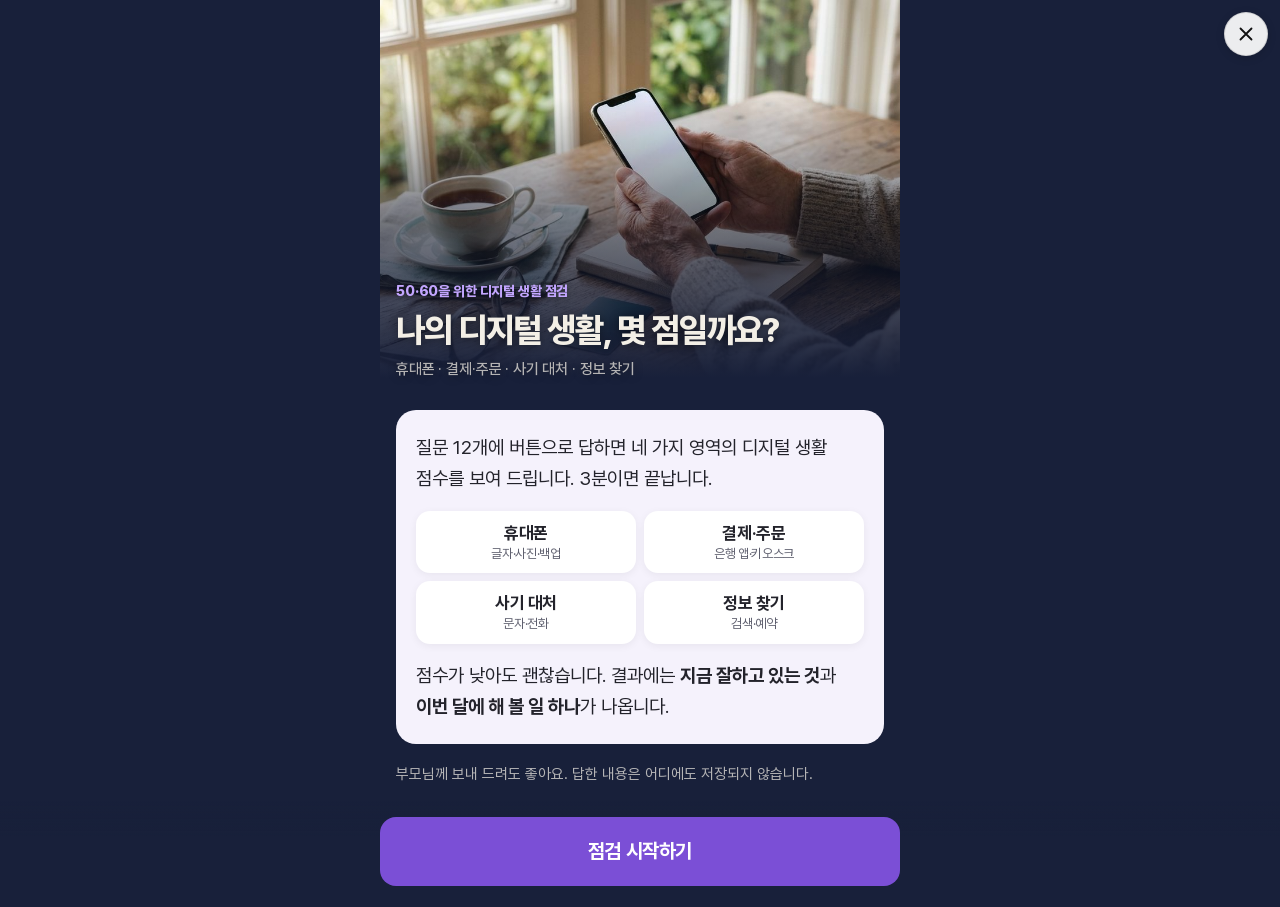
<file: life/digital.html>
<!doctype html>
<html lang="ko">
<head>
<meta charset="utf-8">
<meta name="viewport" content="width=device-width, initial-scale=1, viewport-fit=cover">
<title>나의 디지털 생활, 몇 점일까요?</title>
<meta property="og:type" content="website">
<meta property="og:title" content="나의 디지털 생활, 몇 점일까요?">
<meta property="og:description" content="스마트폰·사기 대처 등 4영역 12문항, 이번 달 할 일 안내">
<!-- og:image, og:url 은 배포 주소가 정해지면 절대 주소로 추가 -->
<meta name="claude:viewport-fit-sides" content="cover">
<link rel="stylesheet" href="../assets/fonts.css">
<link rel="stylesheet" href="../assets/app.css">
</head>
<body>
<div class="app" data-app="digital">

  <section id="introView">
    <div class="hero">
      <img src="../img/digital.jpg" alt="창가 나무 탁자에서 휴대폰을 든 손, 옆에 찻잔과 돋보기안경">
      <div class="hero-text gutter">
        <span class="eyebrow">50·60을 위한 디지털 생활 점검</span>
        <h1 class="title">나의 디지털 생활, 몇 점일까요?</h1>
        <p class="subtitle">휴대폰 · 결제·주문 · 사기 대처 · 정보 찾기</p>
      </div>
    </div>
    <div class="intro-body gutter">
      <div class="card">
        <p>질문 12개에 버튼으로 답하면 네 가지 영역의 디지털 생활 점수를 보여 드립니다. 3분이면 끝납니다.</p>
        <div class="chips c3" style="margin-top: 16px; grid-template-columns: repeat(2, 1fr)" aria-label="점검하는 네 영역">
          <div>휴대폰<small>글자·사진·백업</small></div><div>결제·주문<small>은행 앱·키오스크</small></div>
          <div>사기 대처<small>문자·전화</small></div><div>정보 찾기<small>검색·예약</small></div>
        </div>
        <p style="margin-top: 16px">점수가 낮아도 괜찮습니다. 결과에는 <b>지금 잘하고 있는 것</b>과 <b>이번 달에 해 볼 일 하나</b>가 나옵니다.</p>
      </div>
      <p class="note">부모님께 보내 드려도 좋아요. 답한 내용은 어디에도 저장되지 않습니다.</p>
    </div>
    <div class="spacer"></div>
    <div class="dock gutter"><div class="inner">
      <button type="button" class="btn" id="startBtn">점검 시작하기</button>
    </div></div>
  </section>

  <section id="quizView" hidden>
    <div class="appbar gutter">
      <button type="button" class="icon-btn" id="backBtn" aria-label="이전 질문">←</button>
      <div class="progress"><i id="prog"></i></div>
      <span class="count" id="count"></span>
    </div>
    <div class="qcard gutter" id="qcard">
      <div class="eyebrow" id="qNum"></div>
      <h2 class="qtext" id="qText"></h2>
      <div class="opts" id="opts"></div>
    </div>
    <div class="spacer"></div>
  </section>

  <section id="resultView" hidden>
    <div class="result gutter">
      <div class="rcard rise">
        <div class="lbl">나의 디지털 생활 점수</div>
        <div class="big"><span id="totalNum">0</span><small> / 100</small></div>
        <div class="pill" id="stage"></div>
        <div class="mini" id="mini"></div>
      </div>
      <div class="card rise" style="animation-delay: .08s">
        <h2>지금 나의 위치</h2>
        <p id="stageText"></p>
      </div>
      <div class="card rise" style="animation-delay: .16s">
        <h2>지금 잘하고 있는 것</h2>
        <p id="goodText"></p>
      </div>
      <div class="card todo rise" style="animation-delay: .24s">
        <h2>이번 달에 해 볼 일 하나</h2>
        <p id="nextText"></p>
      </div>
      <p class="note" style="text-align: center">참고용 점검입니다. 사기가 의심되면 112, 의심 문자 상담은 118, 금융 상담은 금융감독원 1332입니다.</p>
    </div>
    <div class="spacer"></div>
    <div class="dock gutter"><div class="inner">
      <button type="button" class="btn sub" id="againBtn">다시 하기</button>
      <button type="button" class="btn" id="copyBtn">결과 복사해서 보내기</button>
    </div></div>
  </section>

  <div class="toast" id="toast" role="status" hidden></div>
</div>
<script src="../assets/maker.js"></script>
<script src="../assets/quiz.js"></script>
<script src="tests/digital.js"></script>
</body>
</html>
</file>
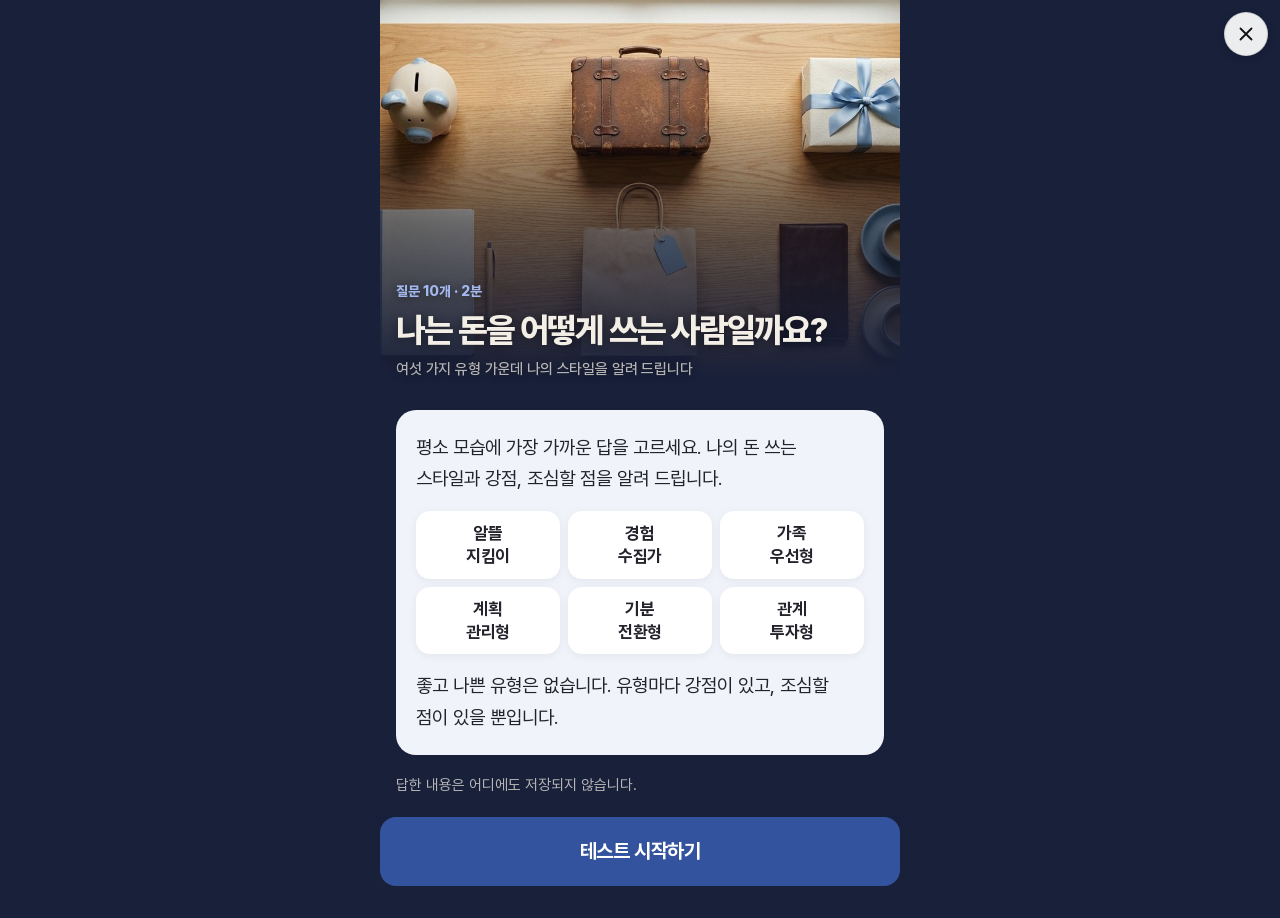
<file: life/money.html>
<!doctype html>
<html lang="ko">
<head>
<meta charset="utf-8">
<meta name="viewport" content="width=device-width, initial-scale=1, viewport-fit=cover">
<title>나는 돈을 어떻게 쓰는 사람일까요?</title>
<meta property="og:type" content="website">
<meta property="og:title" content="나는 돈을 어떻게 쓰는 사람일까요?">
<meta property="og:description" content="여섯 가지 유형으로 보는 나의 돈 쓰는 스타일">
<!-- og:image, og:url 은 배포 주소가 정해지면 절대 주소로 추가 -->
<meta name="claude:viewport-fit-sides" content="cover">
<link rel="stylesheet" href="../assets/fonts.css">
<link rel="stylesheet" href="../assets/app.css">
</head>
<body>
<div class="app" data-app="money">

  <section id="introView">
    <div class="hero">
      <img src="../img/money.jpg" alt="돼지저금통, 여행 가방, 선물 상자, 가계부, 쇼핑백, 계산서와 커피 두 잔">
      <div class="hero-text gutter">
        <span class="eyebrow">질문 10개 · 2분</span>
        <h1 class="title">나는 돈을 어떻게 쓰는 사람일까요?</h1>
        <p class="subtitle">여섯 가지 유형 가운데 나의 스타일을 알려 드립니다</p>
      </div>
    </div>
    <div class="intro-body gutter">
      <div class="card">
        <p>평소 모습에 가장 가까운 답을 고르세요. 나의 돈 쓰는 스타일과 강점, 조심할 점을 알려 드립니다.</p>
        <div class="chips c3" style="margin-top: 16px" aria-label="여섯 가지 유형">
          <div>알뜰<br>지킴이</div><div>경험<br>수집가</div><div>가족<br>우선형</div>
          <div>계획<br>관리형</div><div>기분<br>전환형</div><div>관계<br>투자형</div>
        </div>
        <p style="margin-top: 16px">좋고 나쁜 유형은 없습니다. 유형마다 강점이 있고, 조심할 점이 있을 뿐입니다.</p>
      </div>
      <p class="note">답한 내용은 어디에도 저장되지 않습니다.</p>
    </div>
    <div class="spacer"></div>
    <div class="dock gutter"><div class="inner">
      <button type="button" class="btn" id="startBtn">테스트 시작하기</button>
    </div></div>
  </section>

  <section id="quizView" hidden>
    <div class="appbar gutter">
      <button type="button" class="icon-btn" id="backBtn" aria-label="이전 질문">←</button>
      <div class="progress"><i id="prog"></i></div>
      <span class="count" id="count"></span>
    </div>
    <div class="qcard gutter" id="qcard">
      <div class="eyebrow" id="qNum"></div>
      <h2 class="qtext" id="qText"></h2>
      <div class="opts" id="opts"></div>
    </div>
    <div class="spacer"></div>
  </section>

  <section id="resultView" hidden>
    <div class="result gutter">
      <div class="rcard rise">
        <div class="lbl">나의 돈 쓰는 스타일</div>
        <div class="name" id="rName"></div>
        <div class="alias" id="rAlias"></div>
        <div class="mini" id="mini"></div>
        <p class="balance" id="rBalance" hidden>1등과 2등의 차이가 크지 않습니다. 여러 성향을 고루 갖춘 균형형입니다.</p>
      </div>
      <div class="card rise" style="animation-delay: .08s">
        <h2>이런 사람이에요</h2>
        <p id="rLike"></p>
      </div>
      <div class="card rise" style="animation-delay: .16s">
        <h2>강점과 조심할 점</h2>
        <p><span class="tag">강점</span><span id="rGood"></span></p>
        <p><span class="tag care">조심</span><span id="rCare"></span></p>
      </div>
      <div class="card todo rise" style="animation-delay: .24s">
        <h2>이번 달에 해 볼 일 하나</h2>
        <p id="rTodo"></p>
      </div>
      <div class="card rise" style="animation-delay: .32s">
        <h2>여섯 유형 전체 비율</h2>
        <div class="bars" id="allBars"></div>
      </div>
      <p class="second"><span id="rSecondLead">두 번째로 가까운 유형은 </span><b id="rSecond"></b>입니다.</p>
      <p class="note" style="text-align: center">재미로 하는 성향 테스트입니다. 재무 상담을 대신하지 않습니다.</p>
    </div>
    <div class="spacer"></div>
    <div class="dock gutter"><div class="inner">
      <button type="button" class="btn sub" id="againBtn">다시 하기</button>
      <button type="button" class="btn" id="copyBtn">결과 복사해서 보내기</button>
    </div></div>
  </section>

  <div class="toast" id="toast" role="status" hidden></div>
</div>
<script src="../assets/maker.js"></script>
<script src="../assets/quiz.js"></script>
<script src="tests/money.js"></script>
</body>
</html>
</file>
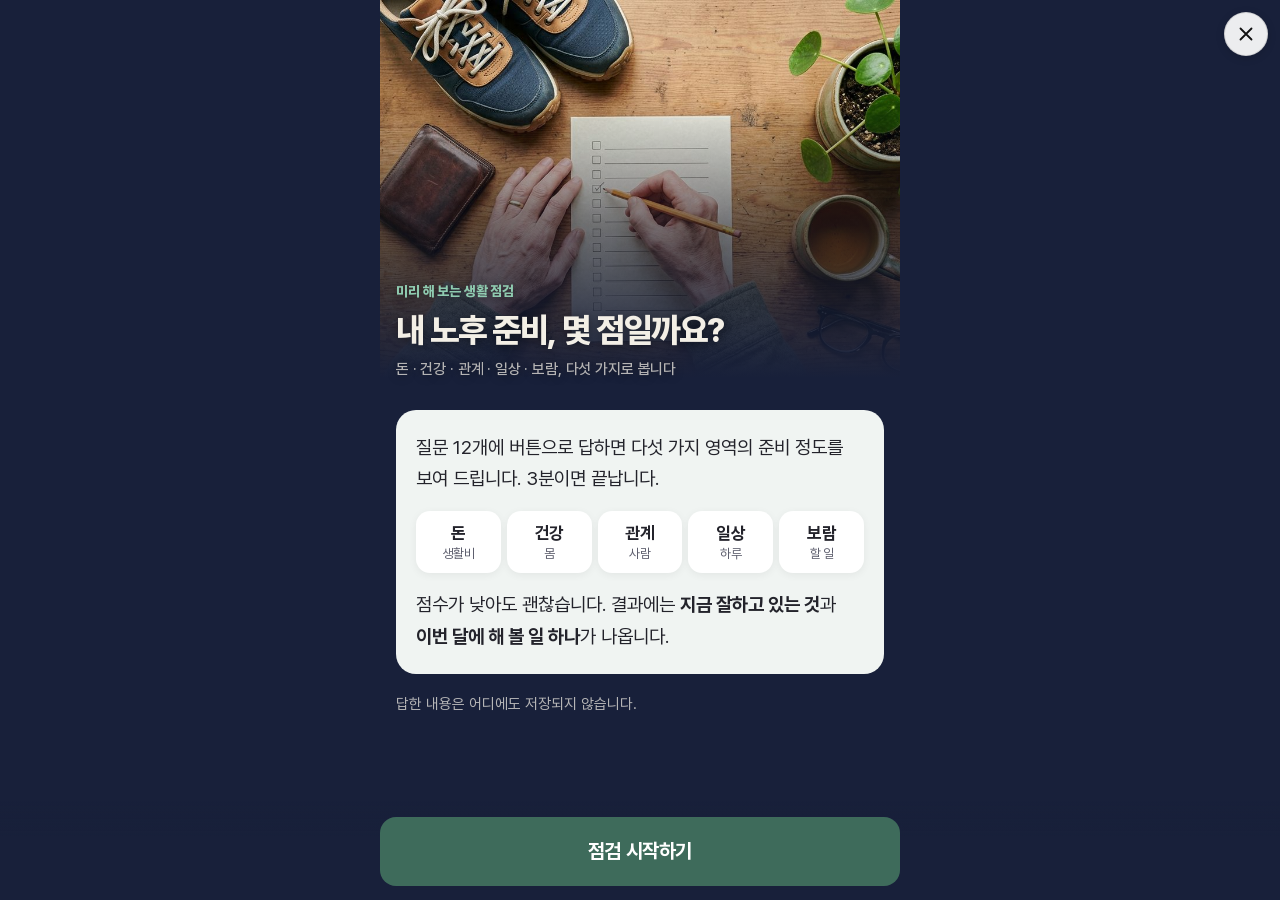
<file: life/noho.html>
<!doctype html>
<html lang="ko">
<head>
<meta charset="utf-8">
<meta name="viewport" content="width=device-width, initial-scale=1, viewport-fit=cover">
<title>내 노후 준비, 몇 점일까요?</title>
<meta property="og:type" content="website">
<meta property="og:title" content="내 노후 준비, 몇 점일까요?">
<meta property="og:description" content="돈·건강·관계·일상·보람을 점검하는 생활 테스트">
<!-- og:image, og:url 은 배포 주소가 정해지면 절대 주소로 추가 -->
<meta name="claude:viewport-fit-sides" content="cover">
<link rel="stylesheet" href="../assets/fonts.css">
<link rel="stylesheet" href="../assets/app.css">
</head>
<body>
<div class="app" data-app="noho">

  <section id="introView">
    <div class="hero">
      <img src="../img/noho.jpg" alt="지갑, 운동화, 찻잔, 화분 사이에서 체크리스트에 표시하는 손">
      <div class="hero-text gutter">
        <span class="eyebrow">미리 해 보는 생활 점검</span>
        <h1 class="title">내 노후 준비, 몇 점일까요?</h1>
        <p class="subtitle">돈 · 건강 · 관계 · 일상 · 보람, 다섯 가지로 봅니다</p>
      </div>
    </div>
    <div class="intro-body gutter">
      <div class="card">
        <p>질문 12개에 버튼으로 답하면 다섯 가지 영역의 준비 정도를 보여 드립니다. 3분이면 끝납니다.</p>
        <div class="chips c5" style="margin-top: 16px" aria-label="점검하는 다섯 영역">
          <div>돈<small>생활비</small></div><div>건강<small>몸</small></div><div>관계<small>사람</small></div>
          <div>일상<small>하루</small></div><div>보람<small>할 일</small></div>
        </div>
        <p style="margin-top: 16px">점수가 낮아도 괜찮습니다. 결과에는 <b>지금 잘하고 있는 것</b>과 <b>이번 달에 해 볼 일 하나</b>가 나옵니다.</p>
      </div>
      <p class="note">답한 내용은 어디에도 저장되지 않습니다.</p>
    </div>
    <div class="spacer"></div>
    <div class="dock gutter"><div class="inner">
      <button type="button" class="btn" id="startBtn">점검 시작하기</button>
    </div></div>
  </section>

  <section id="quizView" hidden>
    <div class="appbar gutter">
      <button type="button" class="icon-btn" id="backBtn" aria-label="이전 질문">←</button>
      <div class="progress"><i id="prog"></i></div>
      <span class="count" id="count"></span>
    </div>
    <div class="qcard gutter" id="qcard">
      <div class="eyebrow" id="qNum"></div>
      <h2 class="qtext" id="qText"></h2>
      <div class="opts" id="opts"></div>
    </div>
    <div class="spacer"></div>
  </section>

  <section id="resultView" hidden>
    <div class="result gutter">
      <div class="rcard rise">
        <div class="lbl">내 노후 준비 점수</div>
        <div class="big"><span id="totalNum">0</span><small> / 100</small></div>
        <div class="pill" id="stage"></div>
        <div class="mini" id="mini"></div>
      </div>
      <div class="card rise" style="animation-delay: .08s">
        <h2>지금 나의 위치</h2>
        <p id="stageText"></p>
      </div>
      <div class="card rise" style="animation-delay: .16s">
        <h2>지금 잘하고 있는 것</h2>
        <p id="goodText"></p>
      </div>
      <div class="card todo rise" style="animation-delay: .24s">
        <h2>이번 달에 해 볼 일 하나</h2>
        <p id="nextText"></p>
      </div>
      <p class="note" style="text-align: center">재무 상담이 아니라 생활을 돌아보는 참고용 점검입니다.</p>
    </div>
    <div class="spacer"></div>
    <div class="dock gutter"><div class="inner">
      <button type="button" class="btn sub" id="againBtn">다시 하기</button>
      <button type="button" class="btn" id="copyBtn">결과 복사해서 보내기</button>
    </div></div>
  </section>

  <div class="toast" id="toast" role="status" hidden></div>
</div>
<script src="../assets/maker.js"></script>
<script src="../assets/quiz.js"></script>
<script src="tests/noho.js"></script>
</body>
</html>
</file>
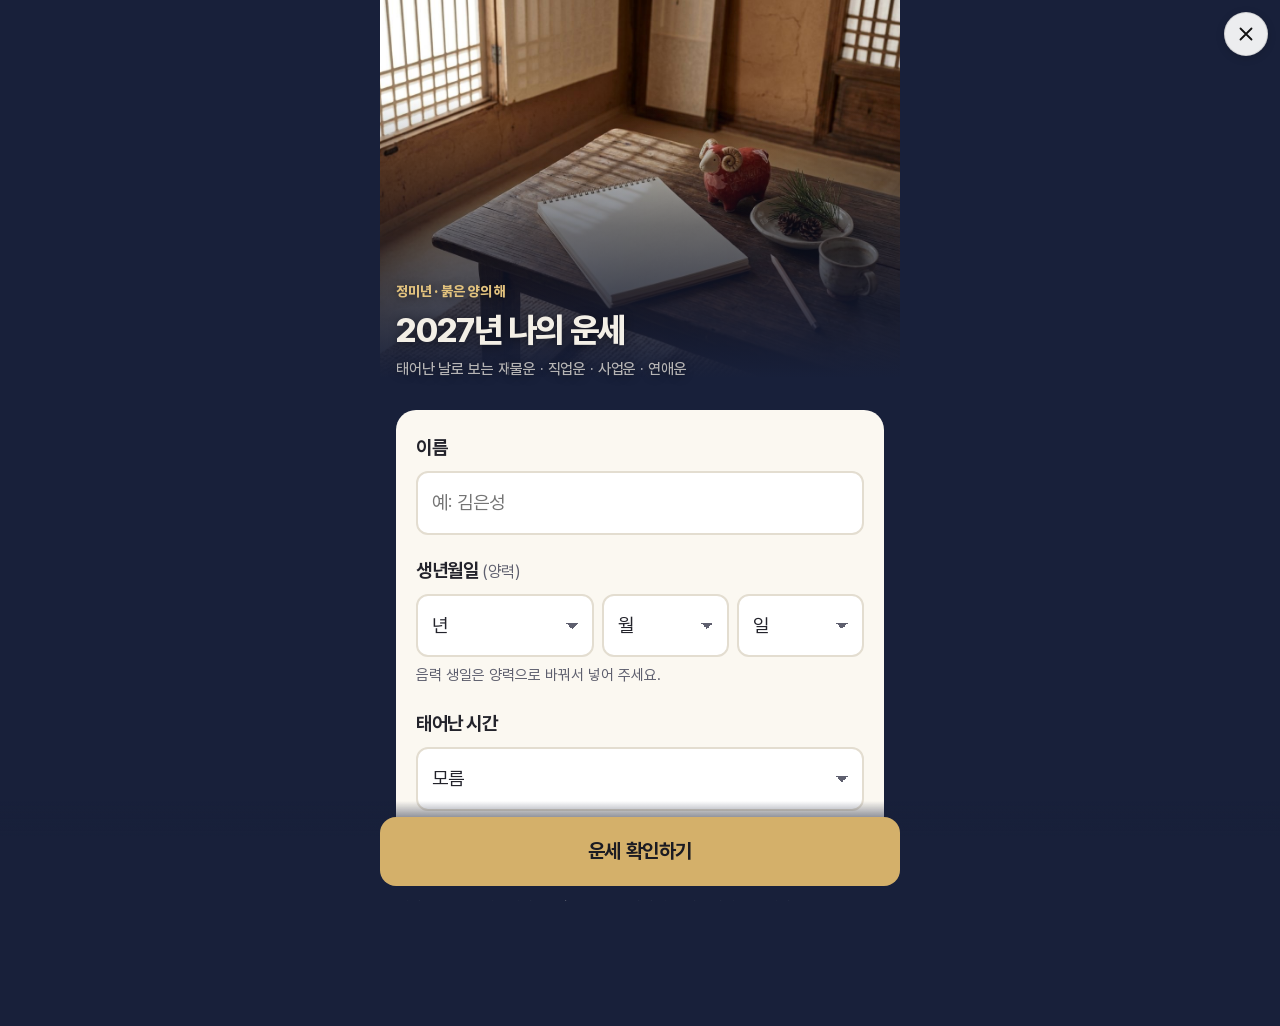
<file: life/saju.html>
<!doctype html>
<html lang="ko">
<head>
<meta charset="utf-8">
<meta name="viewport" content="width=device-width, initial-scale=1, viewport-fit=cover">
<title>2027년 나의 운세</title>
<meta property="og:type" content="website">
<meta property="og:title" content="2027년 나의 운세">
<meta property="og:description" content="재물·직업·사업·연애 네 가지 점수로 보는 2027 운세">
<!-- og:image, og:url 은 배포 주소가 정해지면 절대 주소로 추가 -->
<meta name="claude:viewport-fit-sides" content="cover">
<link rel="stylesheet" href="../assets/fonts.css">
<link rel="stylesheet" href="../assets/app.css">
</head>
<body>
<div class="app" data-app="saju">

  <section id="introView">
    <div class="hero">
      <img src="../img/saju.jpg" alt="한옥 창살 그림자가 드리운 탁자 위, 새 달력 옆에 놓인 붉은 도자기 양">
      <div class="hero-text gutter">
        <span class="eyebrow">정미년 · 붉은 양의 해</span>
        <h1 class="title">2027년 나의 운세</h1>
        <p class="subtitle">태어난 날로 보는 재물운 · 직업운 · 사업운 · 연애운</p>
      </div>
    </div>
    <div class="intro-body gutter">
      <form class="card" id="form" novalidate>
        <div class="field">
          <label class="field-title" for="name">이름</label>
          <input type="text" id="name" maxlength="10" placeholder="예: 김은성" autocomplete="off">
        </div>
        <div class="field">
          <label class="field-title" for="year">생년월일 <small>(양력)</small></label>
          <div class="row3">
            <select id="year" aria-label="태어난 해"></select>
            <select id="month" aria-label="태어난 달"></select>
            <select id="day" aria-label="태어난 날"></select>
          </div>
          <div class="hint">음력 생일은 양력으로 바꿔서 넣어 주세요.</div>
        </div>
        <div class="field">
          <label class="field-title" for="hour">태어난 시간</label>
          <select id="hour"></select>
          <div class="hint">모르면 '모름'을 고르세요. 나머지로 풀어 드립니다.</div>
        </div>
        <p class="error" id="error" role="alert"></p>
      </form>
      <p class="note">재미로 보는 운세입니다. 입력한 정보는 어디에도 저장되지 않습니다.</p>
    </div>
    <div class="spacer"></div>
    <div class="dock gutter"><div class="inner">
      <button type="submit" form="form" class="btn" id="startBtn">운세 확인하기</button>
    </div></div>
  </section>

  <section id="resultView" hidden>
    <div class="result gutter">
      <div class="rcard rise">
        <div class="lbl">2027년 정미년 운세</div>
        <div class="name" id="rName"></div>
        <div class="sub" id="rBirth"></div>
        <div class="headline" id="rSumTitle"></div>
        <div class="sub" id="rSumSub"></div>
        <div class="mini" id="mini"></div>
      </div>
      <div class="card rise" style="animation-delay: .08s">
        <h2>나의 사주 여덟 글자</h2>
        <div class="pillars" id="rPillars"></div>
        <div class="daymaster" id="rDay"></div>
      </div>
      <div id="rLucks" style="display: grid; gap: 14px"></div>
      <p class="note" style="text-align: center">재미로 보는 운세입니다. 중요한 결정은 스스로 판단하세요.</p>
    </div>
    <div class="spacer"></div>
    <div class="dock gutter"><div class="inner">
      <button type="button" class="btn sub" id="againBtn">다시 보기</button>
      <button type="button" class="btn" id="copyBtn">결과 복사해서 보내기</button>
    </div></div>
  </section>

  <div class="toast" id="toast" role="status" hidden></div>
</div>
<script src="../assets/maker.js"></script>
<script src="../assets/quiz.js"></script>
<script src="tests/saju.js"></script>
</body>
</html>
</file>
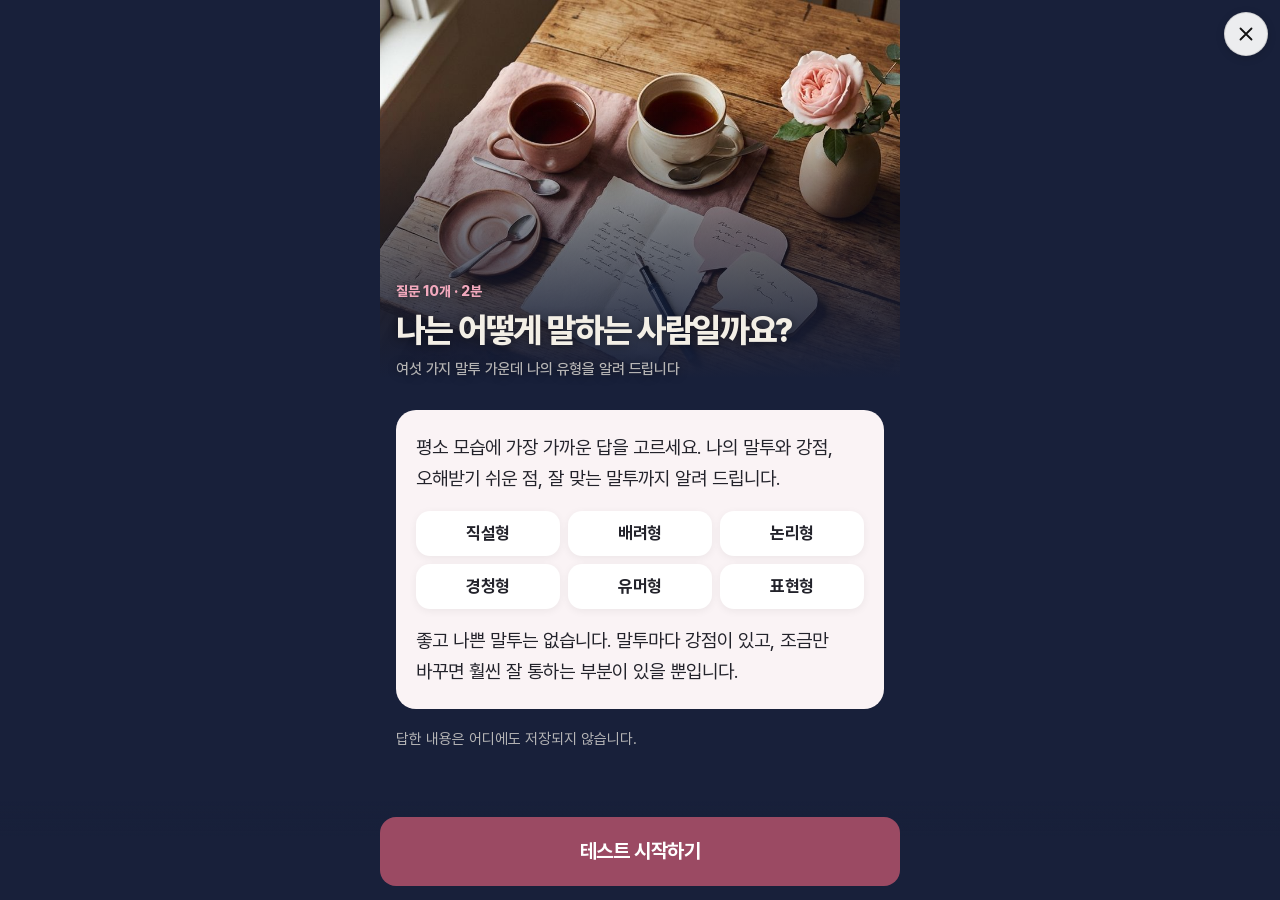
<file: life/talk.html>
<!doctype html>
<html lang="ko">
<head>
<meta charset="utf-8">
<meta name="viewport" content="width=device-width, initial-scale=1, viewport-fit=cover">
<title>나는 어떻게 말하는 사람일까요?</title>
<meta property="og:type" content="website">
<meta property="og:title" content="나는 어떻게 말하는 사람일까요?">
<meta property="og:description" content="내 말투의 강점과 잘 맞는 말투를 알려 드립니다">
<!-- og:image, og:url 은 배포 주소가 정해지면 절대 주소로 추가 -->
<meta name="claude:viewport-fit-sides" content="cover">
<link rel="stylesheet" href="../assets/fonts.css">
<link rel="stylesheet" href="../assets/app.css">
</head>
<body>
<div class="app" data-app="talk">

  <section id="introView">
    <div class="hero">
      <img src="../img/talk.jpg" alt="마주 놓인 찻잔 두 잔과 손편지, 말풍선 모양 메모지">
      <div class="hero-text gutter">
        <span class="eyebrow">질문 10개 · 2분</span>
        <h1 class="title">나는 어떻게 말하는 사람일까요?</h1>
        <p class="subtitle">여섯 가지 말투 가운데 나의 유형을 알려 드립니다</p>
      </div>
    </div>
    <div class="intro-body gutter">
      <div class="card">
        <p>평소 모습에 가장 가까운 답을 고르세요. 나의 말투와 강점, 오해받기 쉬운 점, 잘 맞는 말투까지 알려 드립니다.</p>
        <div class="chips c3" style="margin-top: 16px" aria-label="여섯 가지 말투">
          <div>직설형</div><div>배려형</div><div>논리형</div>
          <div>경청형</div><div>유머형</div><div>표현형</div>
        </div>
        <p style="margin-top: 16px">좋고 나쁜 말투는 없습니다. 말투마다 강점이 있고, 조금만 바꾸면 훨씬 잘 통하는 부분이 있을 뿐입니다.</p>
      </div>
      <p class="note">답한 내용은 어디에도 저장되지 않습니다.</p>
    </div>
    <div class="spacer"></div>
    <div class="dock gutter"><div class="inner">
      <button type="button" class="btn" id="startBtn">테스트 시작하기</button>
    </div></div>
  </section>

  <section id="quizView" hidden>
    <div class="appbar gutter">
      <button type="button" class="icon-btn" id="backBtn" aria-label="이전 질문">←</button>
      <div class="progress"><i id="prog"></i></div>
      <span class="count" id="count"></span>
    </div>
    <div class="qcard gutter" id="qcard">
      <div class="eyebrow" id="qNum"></div>
      <h2 class="qtext" id="qText"></h2>
      <div class="opts" id="opts"></div>
    </div>
    <div class="spacer"></div>
  </section>

  <section id="resultView" hidden>
    <div class="result gutter">
      <div class="rcard rise">
        <div class="lbl">나의 말투 유형</div>
        <div class="name" id="rName"></div>
        <div class="alias" id="rAlias"></div>
        <div class="mini" id="mini"></div>
        <p class="balance" id="rBalance" hidden>1등과 2등의 차이가 크지 않습니다. 상황에 따라 말투를 바꿔 쓰는 균형형입니다.</p>
      </div>
      <div class="card rise" style="animation-delay: .08s">
        <h2>이런 사람이에요</h2>
        <p id="rLike"></p>
      </div>
      <div class="card rise" style="animation-delay: .16s">
        <h2>강점과 오해받기 쉬운 점</h2>
        <p><span class="tag">강점</span><span id="rGood"></span></p>
        <p><span class="tag care">오해</span><span id="rCare"></span></p>
      </div>
      <div class="card rise" style="animation-delay: .24s">
        <h2>이렇게 바꿔 말해 보세요</h2>
        <div class="rephrase" id="rRephrase"></div>
      </div>
      <div class="card rise" style="animation-delay: .32s">
        <h2>말투 궁합</h2>
        <div class="match">
          <div><span class="tag">잘 맞는 말투</span><b id="rMatchGood"></b><p id="rMatchGoodWhy"></p></div>
          <div><span class="tag care">부딪히기 쉬운 말투</span><b id="rMatchClash"></b><p id="rMatchClashWhy"></p></div>
        </div>
      </div>
      <div class="card todo rise" style="animation-delay: .4s">
        <h2>이번 주에 해 볼 말 한마디</h2>
        <p id="rTodo"></p>
      </div>
      <div class="card rise" style="animation-delay: .48s">
        <h2>여섯 말투 전체 비율</h2>
        <div class="bars" id="allBars"></div>
      </div>
      <p class="second"><span id="rSecondLead">두 번째로 가까운 유형은 </span><b id="rSecond"></b>입니다.</p>
      <p class="note" style="text-align: center">재미로 하는 성향 테스트입니다.</p>
    </div>
    <div class="spacer"></div>
    <div class="dock gutter"><div class="inner">
      <button type="button" class="btn sub" id="againBtn">다시 하기</button>
      <button type="button" class="btn" id="copyBtn">결과 복사해서 보내기</button>
    </div></div>
  </section>

  <div class="toast" id="toast" role="status" hidden></div>
</div>
<script src="../assets/maker.js"></script>
<script src="../assets/quiz.js"></script>
<script src="tests/talk.js"></script>
</body>
</html>
</file>
<file: assets/fonts.css>
/* Pretendard (SIL OFL 1.1, assets/fonts/LICENSE-Pretendard.txt)
   테스트 화면에 쓰인 글자만 추린 파일. 문구를 바꾸면 글자 목록을 다시 만들어야 한다. */
@font-face {
  font-family: "Pretendard";
  font-weight: 400;
  font-style: normal;
  font-display: swap;
  src: url("fonts/Pretendard-Regular.subset.woff2") format("woff2");
}

@font-face {
  font-family: "Pretendard";
  font-weight: 500;
  font-style: normal;
  font-display: swap;
  src: url("fonts/Pretendard-Medium.subset.woff2") format("woff2");
}

@font-face {
  font-family: "Pretendard";
  font-weight: 700;
  font-style: normal;
  font-display: swap;
  src: url("fonts/Pretendard-Bold.subset.woff2") format("woff2");
}

@font-face {
  font-family: "Pretendard";
  font-weight: 800;
  font-style: normal;
  font-display: swap;
  src: url("fonts/Pretendard-ExtraBold.subset.woff2") format("woff2");
}
</file>
<file: assets/app.css>
/* 테스트 공통 디자인 하나. 여기만 고치면 모든 테스트가 같이 바뀐다.
   틀: 남색 바탕 + 위쪽 사진(바탕색으로 흐려짐) + 밝은 카드 + 아래 고정 버튼.
   테스트마다 다른 것은 .app[data-app="..."]의 색 몇 개뿐이다. */

:root {
  --bg: #18203a;
  --page-ink: #f3efe6;
  --page-soft: rgba(243, 239, 230, .72);
  --card: #fbf8f1;
  --card-2: #ffffff;
  --ink: #23232b;
  --ink-soft: #5e5f6e;
  --line: #e3ddd0;
  --accent: #d4b06a;
  --accent-text: #e2c27e;
  --accent-ink: #1b1b22;
  --accent-deep: #6b5320;
  --accent-soft: #f3e8cc;
  --good: #2f7d5b;
  --mid: #a87a22;
  --low: #b5523b;
  --on-image: #ffffff;
  --on-image-soft: rgba(255, 255, 255, .8);
  --scrim: rgba(12, 16, 32, .8);
  --shadow: 0 8px 24px rgba(0, 0, 0, .28);
  --font: "Pretendard", -apple-system, BlinkMacSystemFont, "Apple SD Gothic Neo", "Malgun Gothic", "Noto Sans KR", sans-serif;
  color-scheme: dark;
}

/* 테스트별 대표색 */
.app[data-app="saju"] {
  --accent: #d4b06a; --accent-text: #e2c27e; --accent-ink: #1b1b22; --accent-deep: #6b5320; --accent-soft: #f3e8cc;
  --card: #fbf8f1; --rcard-img: url("../img/saju.jpg");
}
.app[data-app="noho"] {
  --accent: #3e6b5b; --accent-text: #8fcbb0; --accent-ink: #ffffff; --accent-deep: #1e5a4b; --accent-soft: #dcebe5;
  --card: #f0f4f2; --rcard-img: url("../img/noho.jpg");
}
.app[data-app="money"] {
  --accent: #34539e; --accent-text: #a3b8ee; --accent-ink: #ffffff; --accent-deep: #24428a; --accent-soft: #e0e7f6;
  --card: #f0f3f9; --rcard-img: url("../img/money.jpg");
}
.app[data-app="talk"] {
  --accent: #9b4a63; --accent-text: #f2a9bd; --accent-ink: #ffffff; --accent-deep: #8a3a54; --accent-soft: #f5e1e7;
  --card: #faf3f5; --rcard-img: url("../img/talk.jpg");
}
.app[data-app="digital"] {
  --accent: #7b4fd6; --accent-text: #c3a6ff; --accent-ink: #ffffff; --accent-deep: #5b34b0; --accent-soft: #ece4fb;
  --card: #f5f2fc; --rcard-img: url("../img/digital.jpg");
}

* { box-sizing: border-box; }
[hidden] { display: none !important; }
body {
  margin: 0;
  background: var(--bg); color: var(--page-ink);
  font-family: var(--font); font-size: 19px; line-height: 1.65;
  word-break: keep-all; overflow-wrap: anywhere;
  -webkit-text-size-adjust: 100%;
}
body::before {
  content: ""; position: fixed; inset: 0 0 auto; height: env(safe-area-inset-top, 0px);
  z-index: 10; background: var(--bg);
}
.app { max-width: 520px; margin: 0 auto; }
.gutter {
  padding-left: max(16px, env(safe-area-inset-left, 0px));
  padding-right: max(16px, env(safe-area-inset-right, 0px));
}
h1, h2, p { margin: 0; }
button { font: inherit; color: inherit; cursor: pointer; -webkit-tap-highlight-color: transparent; }
:focus-visible { outline: 3px solid var(--accent-text); outline-offset: 3px; }

/* 글자 단계: 제목 부분(윗줄·큰 제목·부제)만 새 디자인, 본문은 예전 크기(19px) 유지 */
.eyebrow { font-size: 14px; font-weight: 800; letter-spacing: -.01em; color: var(--accent-text); }
.title { font-size: 34px; font-weight: 800; line-height: 1.25; letter-spacing: -.04em; text-wrap: balance; }
.subtitle { font-size: 15px; font-weight: 500; letter-spacing: -.01em; color: var(--page-soft); }
.note { font-size: 15px; color: var(--page-soft); }

/* 카드 */
.card { background: var(--card); color: var(--ink); border-radius: 20px; padding: 22px 20px; }
.card h2 { font-size: 21px; font-weight: 700; letter-spacing: -.02em; color: var(--accent-deep); margin-bottom: 8px; }
.card p + p { margin-top: 10px; }
.card .note { color: var(--ink-soft); }

/* 아래 고정 버튼 */
.dock {
  position: fixed; left: 0; right: 0; bottom: 0; z-index: 20;
  padding-top: 16px;
  padding-bottom: calc(14px + env(safe-area-inset-bottom, 0px));
  background: linear-gradient(to bottom, transparent, var(--bg) 35%);
}
.dock .inner { max-width: 520px; margin: 0 auto; display: flex; gap: 10px; }
.btn {
  flex: 1; border: 0; border-radius: 16px; padding: 18px; min-height: 60px;
  font-size: 20px; font-weight: 700; letter-spacing: -.02em;
  background: var(--accent); color: var(--accent-ink);
  transition: transform .15s;
}
.btn:active { transform: scale(.97); }
.btn.sub { flex: 0 0 auto; background: transparent; color: var(--page-ink); border: 1.5px solid rgba(243, 239, 230, .35); }
.spacer { height: 120px; }

/* 시작 화면 */
.hero { position: relative; }
.hero img { display: block; width: 100%; max-width: 100%; aspect-ratio: 4 / 3; object-fit: cover; }
.hero::after { content: ""; position: absolute; inset: 0; background: linear-gradient(to bottom, transparent 25%, rgba(12, 16, 32, .55) 58%, var(--bg) 97%); }
.hero-text { position: absolute; left: 0; right: 0; bottom: 0; z-index: 1; display: grid; gap: 6px; padding-bottom: 8px; text-shadow: 0 1px 10px rgba(0, 0, 0, .45); }
.intro-body { display: grid; gap: 18px; padding-block: 20px 0; }
.chips { display: grid; gap: 8px; }
.chips.c3 { grid-template-columns: repeat(3, 1fr); }
.chips.c5 { grid-template-columns: repeat(5, 1fr); gap: 6px; }
.chips div {
  background: var(--card-2); border-radius: 14px; box-shadow: 0 2px 8px rgba(0, 0, 0, .06);
  padding: 11px 4px; text-align: center; font-weight: 700; font-size: 17px; line-height: 1.35; letter-spacing: -.02em;
}
.chips small { display: block; font-weight: 400; font-size: 13px; color: var(--ink-soft); }

/* 질문 화면 */
.appbar {
  position: sticky; top: env(safe-area-inset-top, 0px); z-index: 5; background: var(--bg);
  display: flex; align-items: center; gap: 12px; padding-block: 14px;
}
.icon-btn {
  width: 44px; height: 44px; border-radius: 50%; border: 1.5px solid rgba(243, 239, 230, .3);
  background: transparent; color: var(--page-ink); font-size: 20px; display: grid; place-items: center; flex: none;
}
.icon-btn[disabled] { visibility: hidden; }
.progress { flex: 1; height: 6px; background: rgba(243, 239, 230, .18); border-radius: 999px; overflow: hidden; }
.progress i { display: block; height: 100%; background: var(--accent-text); width: 0; transition: width .35s; }
.count { font-size: 16px; color: var(--page-soft); font-variant-numeric: tabular-nums; min-width: 3.2em; text-align: right; }
.qcard { padding-block: 14px 0; }
.qcard.fwd { animation: inRight .32s ease-out; }
.qcard.back { animation: inLeft .32s ease-out; }
@keyframes inRight { from { transform: translateX(40px); opacity: .2; } to { transform: none; opacity: 1; } }
@keyframes inLeft { from { transform: translateX(-40px); opacity: .2; } to { transform: none; opacity: 1; } }
.qtext { font-size: 26px; font-weight: 800; line-height: 1.4; letter-spacing: -.03em; margin: 6px 0 22px; text-wrap: balance; }
.opts { display: grid; gap: 10px; }
.opt {
  display: flex; align-items: center; gap: 14px; text-align: left;
  background: var(--card); color: var(--ink); border: 2px solid transparent; border-radius: 16px;
  padding: 18px; font-size: 20px; line-height: 1.4; min-height: 66px; transition: transform .15s;
}
.opt:active { transform: scale(.98); }
.opt .dot { flex: none; width: 22px; height: 22px; border-radius: 50%; border: 2px solid var(--line); display: grid; place-items: center; }
.opt.on { border-color: var(--accent-text); background: var(--accent-soft); font-weight: 700; }
.opt.on .dot { border-color: var(--accent-deep); background: var(--accent-deep); }
.opt.on .dot::after { content: ""; width: 8px; height: 8px; border-radius: 50%; background: #fff; }

/* 결과 화면 */
.result { display: grid; gap: 14px; padding-block: 20px 0; }
.rcard {
  border-radius: 22px; overflow: hidden; color: var(--on-image); box-shadow: var(--shadow);
  background: linear-gradient(var(--scrim), var(--scrim)), var(--rcard-img) center / cover, #0b1122;
  padding: 24px 22px 22px;
}
.rcard .lbl { font-size: 14px; font-weight: 700; color: var(--accent-text); }
.rcard .name { font-size: 40px; font-weight: 800; line-height: 1.2; letter-spacing: -.04em; margin: 4px 0 2px; }
.rcard .alias, .rcard .sub { color: var(--on-image-soft); font-size: 17px; }
.rcard .headline { font-size: 21px; font-weight: 800; letter-spacing: -.03em; margin-top: 16px; }
.rcard .big { font-size: 60px; font-weight: 800; line-height: 1.1; letter-spacing: -.04em; font-variant-numeric: tabular-nums; }
.rcard .big small { font-size: 18px; font-weight: 500; color: var(--on-image-soft); }
.rcard .pill { display: inline-block; margin-top: 10px; font-weight: 700; font-size: 14px; padding: 3px 12px; border-radius: 999px; background: rgba(255, 255, 255, .18); }
.rcard .balance { margin-top: 14px; font-size: 14px; color: var(--on-image-soft); }
.mini { display: grid; gap: 8px; margin-top: 18px; }
.mini > div { display: grid; grid-template-columns: 5.6em 1fr 2.8em; gap: 10px; align-items: center; font-size: 16px; }
.mini .t { height: 7px; border-radius: 999px; background: rgba(255, 255, 255, .22); overflow: hidden; }
.mini i { display: block; height: 7px; border-radius: 999px; background: var(--on-image); }
.mini i.low { opacity: .55; }
.mini span { text-align: right; font-variant-numeric: tabular-nums; }
.tag { display: inline-block; font-weight: 700; font-size: 13px; padding: 1px 10px; border-radius: 999px; margin-right: 6px; background: var(--accent-soft); color: var(--accent-deep); }
.tag.care { background: #f6ead2; color: #8a5e10; }
.todo { background: var(--accent-soft); }
.bars { display: grid; gap: 12px; }
.bars > div { display: grid; grid-template-columns: 6.2em 1fr 2.8em; align-items: center; gap: 10px; font-size: 17px; }
.bars .track { height: 10px; background: var(--line); border-radius: 999px; overflow: hidden; }
.bars .track i { display: block; height: 100%; border-radius: inherit; background: var(--ink-soft); }
.bars .me b { color: var(--accent-deep); }
.bars .me .track i { background: var(--accent-deep); }
.bars span { text-align: right; font-variant-numeric: tabular-nums; }
.second { text-align: center; color: var(--page-soft); font-size: 17px; }
.second b { color: var(--page-ink); font-size: 20px; }
/* 말투 유형: 바꿔 말하기, 말투 궁합 */
.rephrase { display: grid; gap: 10px; }
.rephrase > div { display: grid; gap: 4px; background: #fff; border-radius: 14px; padding: 14px 16px; }
.rephrase .from { color: var(--ink-soft); font-size: 16px; }
.rephrase .from::before { content: "이렇게 말하기 쉬워요"; display: block; font-size: 13px; font-weight: 700; color: var(--ink-soft); }
.rephrase .to { font-weight: 700; color: var(--accent-deep); }
.rephrase .to::before { content: "이렇게 바꿔 보세요"; display: block; font-size: 13px; font-weight: 700; margin-top: 6px; }
.match { display: grid; gap: 12px; }
.match > div { display: grid; gap: 2px; }
.match b { font-size: 20px; }
.match .tag { justify-self: start; }
.rise { animation: rise .5s ease-out both; }
@keyframes rise { from { transform: translateY(14px); opacity: 0; } to { transform: none; opacity: 1; } }

.toast {
  position: fixed; left: 50%; bottom: calc(100px + env(safe-area-inset-bottom, 0px)); z-index: 30;
  transform: translateX(-50%); max-width: calc(100% - 32px);
  background: var(--page-ink); color: var(--bg); border-radius: 12px; padding: 12px 18px; font-size: 15px;
  box-shadow: var(--shadow);
}

/* 신년운세 입력 칸 */
.field + .field { margin-top: 20px; }
.field-title { display: block; font-weight: 700; font-size: 19px; margin-bottom: 8px; letter-spacing: -.02em; }
.field-title small { font-weight: 400; font-size: 16px; color: var(--ink-soft); }
.hint { color: var(--ink-soft); font-size: 15px; margin-top: 6px; }
input[type=text], select {
  width: 100%; font: inherit; font-size: 19px; color: var(--ink);
  padding: 14px; border: 2px solid var(--line); border-radius: 12px;
  background: #fff; appearance: none; -webkit-appearance: none;
}
select {
  background-image: linear-gradient(45deg, transparent 50%, var(--ink-soft) 50%), linear-gradient(135deg, var(--ink-soft) 50%, transparent 50%);
  background-position: calc(100% - 20px) 50%, calc(100% - 14px) 50%;
  background-size: 6px 6px; background-repeat: no-repeat; padding-right: 34px;
}
input:focus, select:focus { outline: none; border-color: var(--accent); }
.row3 { display: grid; grid-template-columns: 1.4fr 1fr 1fr; gap: 8px; }
.error { color: var(--low); font-weight: 600; font-size: 16px; margin-top: 16px; }
.error:empty { display: none; }

/* 신년운세 결과 */
.pillars { display: grid; grid-template-columns: repeat(4, 1fr); gap: 6px; margin-bottom: 14px; }
.pillar { text-align: center; border: 1px solid var(--line); border-radius: 12px; padding: 8px 0 10px; background: #fff; }
.pillar .lbl { font-size: 12px; color: var(--ink-soft); }
.pillar .hj { font-size: 24px; font-weight: 700; line-height: 1.3; }
.pillar .kr { font-size: 12px; color: var(--ink-soft); }
.pillar.me { border: 2px solid var(--accent); }
.pillar.none .hj { color: #c4bdae; }
.daymaster { padding: 14px 16px; border-radius: 12px; background: var(--accent-soft); font-size: 17px; }
.luck h2 { display: flex; align-items: center; gap: 10px; font-size: 22px; color: var(--ink); }
.luck .ico { width: 36px; height: 36px; border-radius: 50%; background: var(--bg); color: var(--accent-text); display: grid; place-items: center; font-size: 17px; }
.luck .grade { margin-left: auto; font-size: 13px; font-weight: 700; padding: 3px 10px; border-radius: 999px; color: #fff; }
.score { display: flex; align-items: baseline; gap: 4px; margin: 4px 0 8px; }
.score .num { font-size: 44px; font-weight: 800; line-height: 1; letter-spacing: -.03em; font-variant-numeric: tabular-nums; }
.score .unit { color: var(--ink-soft); font-size: 18px; }
.lbar { height: 10px; border-radius: 999px; background: var(--line); overflow: hidden; margin-bottom: 14px; }
.lbar i { display: block; height: 100%; width: 0; border-radius: inherit; transition: width 1s ease-out; }
.lnote { font-size: 16px; color: var(--ink-soft); border-left: 3px solid var(--accent); padding-left: 10px; margin-top: 10px; }
.good { background: var(--good); } .mid { background: var(--mid); } .low { background: var(--low); }
.c-good { color: var(--good); } .c-mid { color: var(--mid); } .c-low { color: var(--low); }

@media (prefers-reduced-motion: reduce) {
  .qcard.fwd, .qcard.back, .rise { animation: none; }
  .progress i, .btn, .opt, .lbar i { transition: none; }
}
</file>
